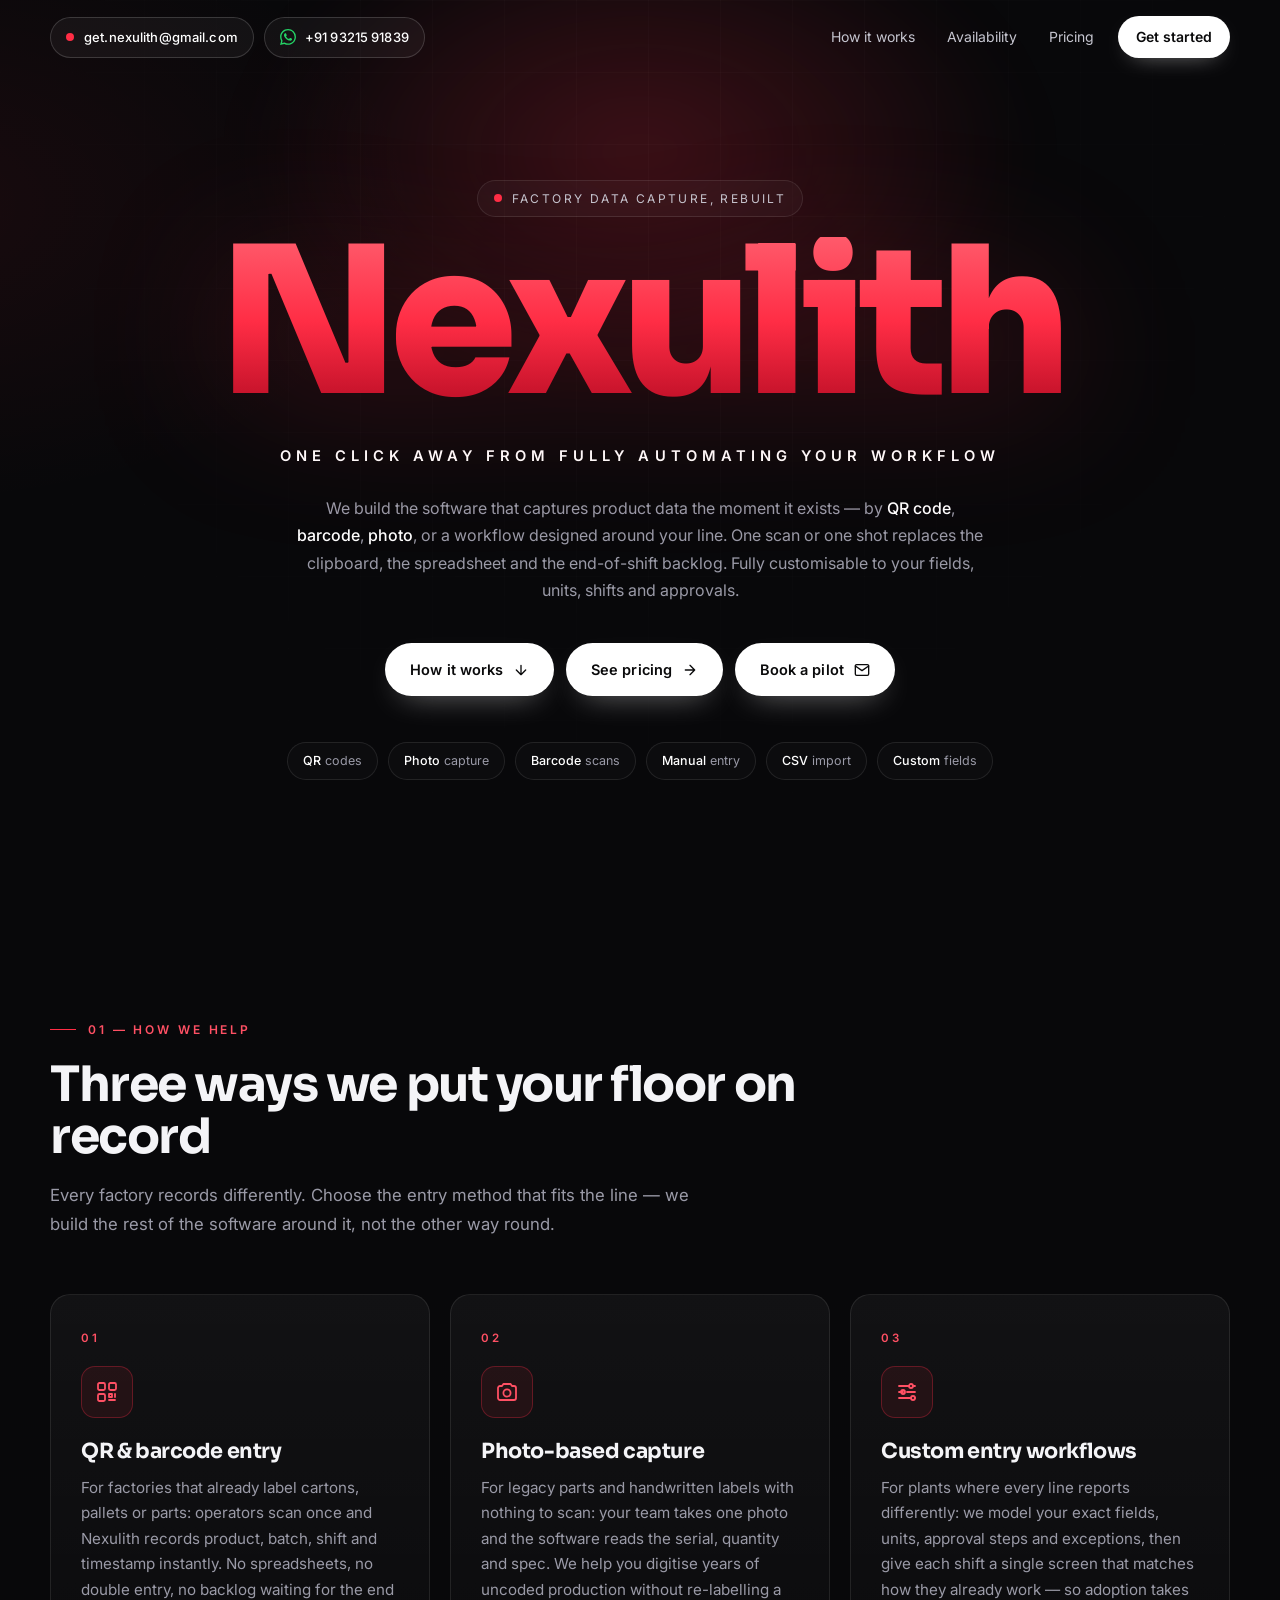
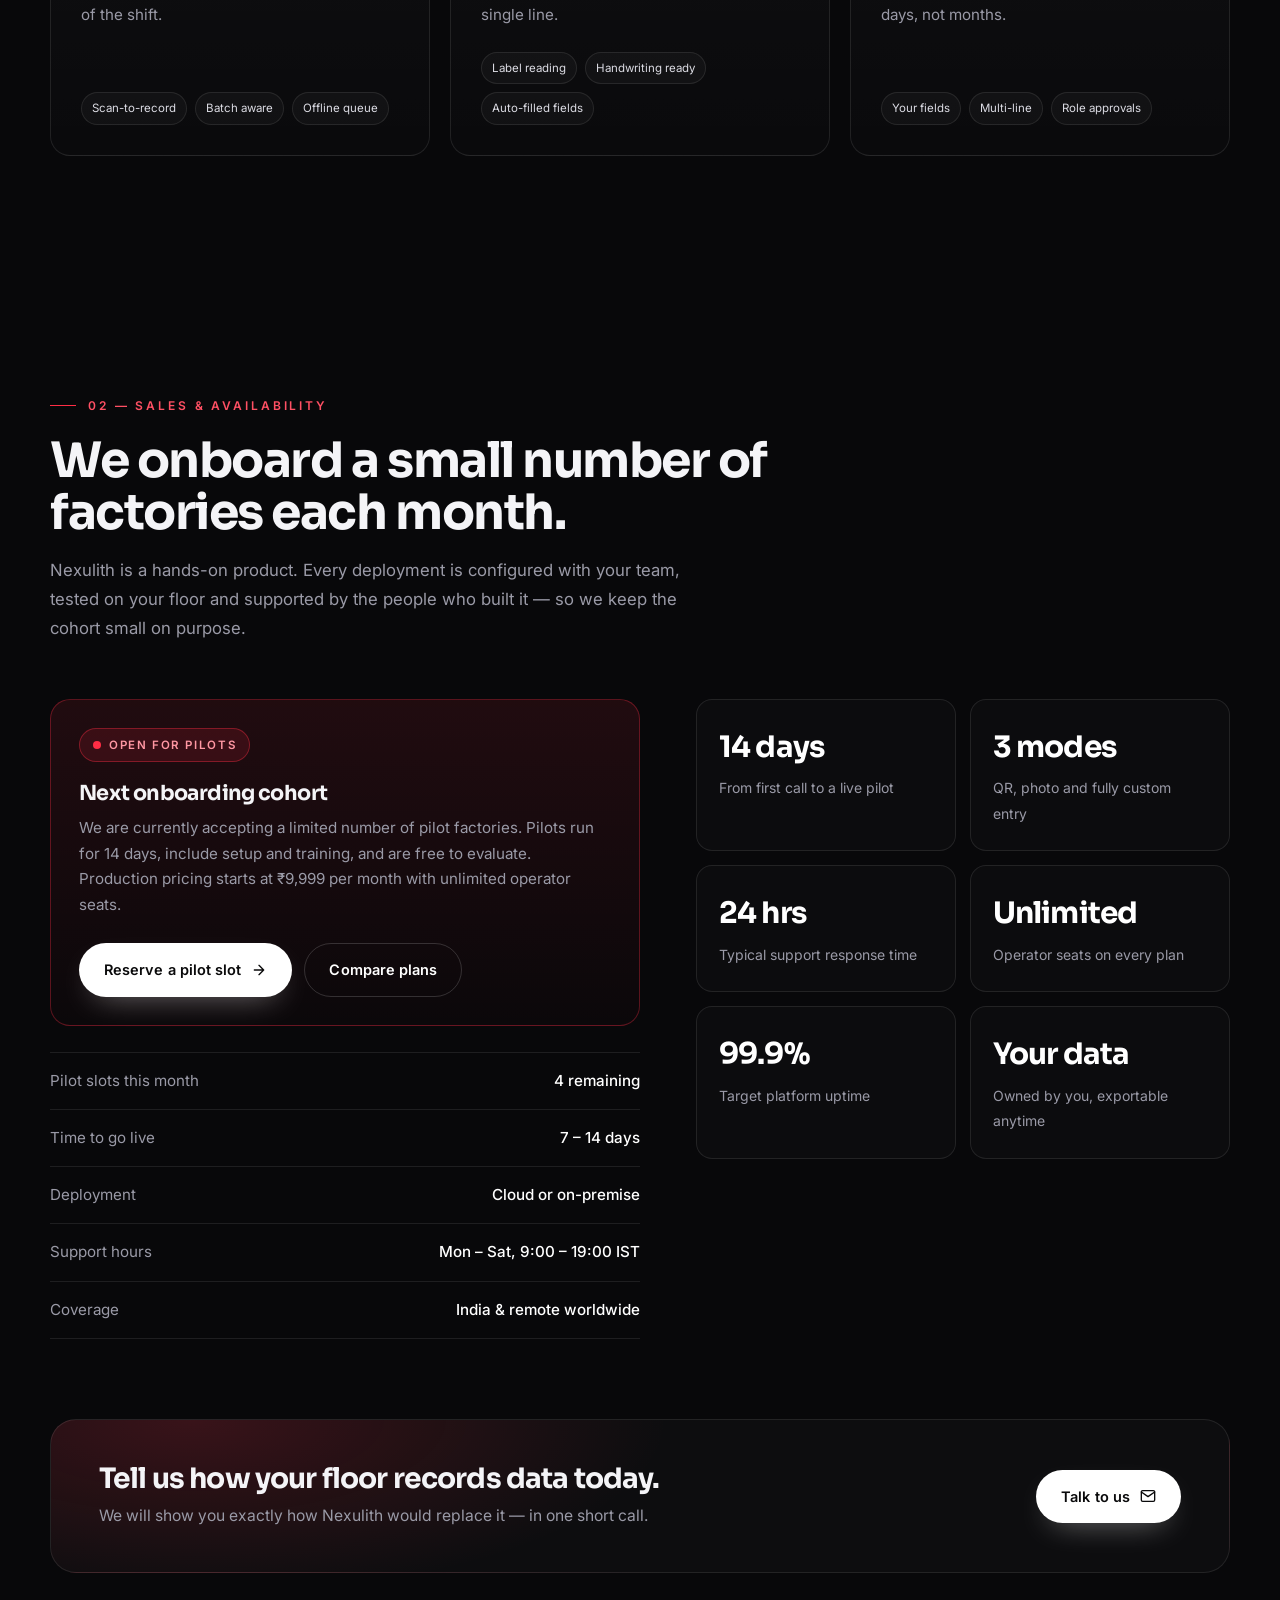
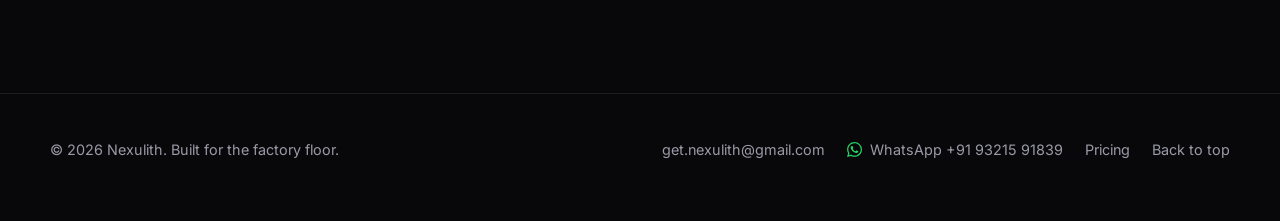
<file: index.html>
<!doctype html>
<html lang="en">
<head>
  <meta charset="utf-8" />
  <meta name="viewport" content="width=device-width, initial-scale=1" />
  <title>Nexulith — One click away from fully automating your work</title>
  <meta name="description" content="Nexulith builds software that captures factory product data the way your floor actually works — QR codes, barcodes, photo-based capture and fully custom entry workflows." />
  <meta name="theme-color" content="#08080a" />
  <meta name="robots" content="index, follow" />
  <link rel="icon" type="image/png" href="favicon.png" />
  <link rel="apple-touch-icon" href="favicon.png" />
  <link rel="canonical" href="https://nexulith.vercel.app/" />
  <meta property="og:type" content="website" />
  <meta property="og:site_name" content="Nexulith" />
  <meta property="og:title" content="Nexulith — One click away from fully automating your work" />
  <meta property="og:description" content="Factory product data capture, customised to your line: QR, barcode, photo and custom entry workflows." />
  <meta property="og:url" content="https://nexulith.vercel.app/" />
  <meta property="og:image" content="https://nexulith.vercel.app/favicon.png" />
  <meta name="twitter:card" content="summary_large_image" />
  <meta name="twitter:title" content="Nexulith — One click away from fully automating your work" />
  <meta name="twitter:description" content="Factory product data capture, customised to your line: QR, barcode, photo and custom entry workflows." />
  <meta name="twitter:image" content="https://nexulith.vercel.app/favicon.png" />
  <link rel="preconnect" href="https://fonts.googleapis.com" />
  <link rel="preconnect" href="https://fonts.gstatic.com" crossorigin />
  <link href="https://fonts.googleapis.com/css2?family=Inter:wght@300;400;500;600&family=Sora:wght@500;600;700;800&display=swap" rel="stylesheet" />
  <link rel="stylesheet" href="styles.css" />
  <script>document.documentElement.classList.add('js');</script>
  <script type="application/ld+json">
    {
      "@context": "https://schema.org",
      "@type": "SoftwareApplication",
      "name": "Nexulith",
      "applicationCategory": "BusinessApplication",
      "operatingSystem": "Web",
      "url": "https://nexulith.vercel.app/",
      "description": "Nexulith builds software that captures factory product data by QR code, barcode, photo and custom entry workflows, tailored to each production line.",
      "offers": [
        {
          "@type": "Offer",
          "name": "14 Day Pilot",
          "price": "0",
          "priceCurrency": "INR"
        },
        {
          "@type": "Offer",
          "name": "Production Plan",
          "price": "9999",
          "priceCurrency": "INR",
          "priceSpecification": {
            "@type": "UnitPriceSpecification",
            "price": "9999",
            "priceCurrency": "INR",
            "billingDuration": "P1M"
          }
        }
      ],
      "publisher": {
        "@type": "Organization",
        "name": "Nexulith",
        "url": "https://nexulith.vercel.app/",
        "logo": "https://nexulith.vercel.app/favicon.png",
        "email": "get.nexulith@gmail.com",
        "telephone": "+91-9321591839"
      }
    }
  </script>
</head>
<body>
  <a class="skip" href="#main">Skip to content</a>

  <header class="nav" id="nav">
    <div class="nav-inner container">
      <div class="contact">
        <a class="mail" href="mailto:get.nexulith@gmail.com" aria-label="Email Nexulith at get.nexulith@gmail.com">
          <span class="mail-dot" aria-hidden="true"></span>
          <span class="mail-text">get.nexulith@gmail.com</span>
        </a>
        <a class="wa" href="https://wa.me/919321591839" target="_blank" rel="noopener" aria-label="Chat with Nexulith on WhatsApp at +91 93215 91839">
          <svg viewBox="0 0 24 24" fill="currentColor" aria-hidden="true"><path d="M17.472 14.382c-.297-.149-1.758-.867-2.03-.967-.273-.099-.471-.148-.67.15-.197.297-.767.966-.94 1.164-.173.199-.347.223-.644.075-.297-.15-1.255-.463-2.39-1.475-.883-.788-1.48-1.761-1.653-2.059-.173-.297-.018-.458.13-.606.134-.133.298-.347.446-.52.149-.174.198-.298.298-.497.099-.198.05-.371-.025-.52-.075-.149-.669-1.612-.916-2.207-.242-.579-.487-.5-.669-.51l-.57-.01c-.198 0-.52.074-.792.372-.272.297-1.04 1.016-1.04 2.479 0 1.462 1.065 2.875 1.213 3.074.149.198 2.096 3.2 5.077 4.487.71.306 1.263.489 1.694.625.712.227 1.36.195 1.872.118.571-.085 1.758-.719 2.006-1.413.248-.694.248-1.29.173-1.414-.074-.124-.272-.198-.57-.347m-5.421 7.403h-.004a9.87 9.87 0 0 1-5.031-1.378l-.361-.214-3.741.982.998-3.648-.235-.374a9.86 9.86 0 0 1-1.51-5.26c.001-5.45 4.436-9.884 9.888-9.884 2.64 0 5.122 1.03 6.988 2.898a9.825 9.825 0 0 1 2.893 6.994c-.003 5.45-4.437 9.884-9.885 9.884m8.413-18.297A11.815 11.815 0 0 0 12.05 0C5.495 0 .16 5.335.157 11.892c0 2.096.547 4.142 1.588 5.945L.057 24l6.305-1.654a11.882 11.882 0 0 0 5.683 1.448h.005c6.554 0 11.89-5.335 11.893-11.893a11.821 11.821 0 0 0-3.48-8.413Z"/></svg>
          <span class="wa-text">+91 93215 91839</span>
        </a>
      </div>

      <nav class="nav-links" id="nav-links" aria-label="Primary">
        <a href="#how">How it works</a>
        <a href="#availability">Availability</a>
        <a href="pricing.html">Pricing</a>
        <a class="nav-cta" href="pricing.html">Get started</a>
      </nav>

      <button class="nav-toggle" id="nav-toggle" aria-label="Toggle menu" aria-expanded="false" aria-controls="nav-links">
        <span></span><span></span>
      </button>
    </div>
  </header>

  <main id="main">
    <!-- ============ PAGE 1 · HERO ============ -->
    <section class="hero" id="top">
      <div class="glow" aria-hidden="true"></div>
      <div class="container hero-inner">
        <p class="eyebrow reveal"><span class="dot" aria-hidden="true"></span> Factory data capture, rebuilt</p>

        <h1 class="brand reveal" style="--i:1">Nexulith</h1>

        <p class="tagline reveal" style="--i:2">One click away from fully automating your workflow</p>

        <p class="lede reveal" style="--i:3">
          We build the software that captures product data the moment it exists — by
          <strong>QR code</strong>, <strong>barcode</strong>, <strong>photo</strong>, or a workflow
          designed around your line. One scan or one shot replaces the clipboard, the spreadsheet
          and the end-of-shift backlog. Fully customisable to your fields, units, shifts and approvals.
        </p>

        <div class="actions reveal" style="--i:4">
          <a class="btn btn-white" href="#how">
            How it works
            <svg viewBox="0 0 24 24" fill="none" stroke="currentColor" stroke-width="2" stroke-linecap="round" stroke-linejoin="round" aria-hidden="true"><path d="M12 5v14M19 12l-7 7-7-7"/></svg>
          </a>
          <a class="btn btn-white" href="pricing.html">
            See pricing
            <svg viewBox="0 0 24 24" fill="none" stroke="currentColor" stroke-width="2" stroke-linecap="round" stroke-linejoin="round" aria-hidden="true"><path d="M5 12h14M12 5l7 7-7 7"/></svg>
          </a>
          <a class="btn btn-white" href="mailto:get.nexulith@gmail.com?subject=Book%20a%20Nexulith%20pilot">
            Book a pilot
            <svg viewBox="0 0 24 24" fill="none" stroke="currentColor" stroke-width="2" stroke-linecap="round" stroke-linejoin="round" aria-hidden="true"><path d="M22 6 12 13 2 6"/><rect x="2" y="4" width="20" height="16" rx="2"/></svg>
          </a>
        </div>

        <div class="chips reveal" style="--i:5" aria-label="Supported entry methods">
          <span class="chip"><b>QR</b> codes</span>
          <span class="chip"><b>Photo</b> capture</span>
          <span class="chip"><b>Barcode</b> scans</span>
          <span class="chip"><b>Manual</b> entry</span>
          <span class="chip"><b>CSV</b> import</span>
          <span class="chip"><b>Custom</b> fields</span>
        </div>
      </div>
    </section>

    <!-- ============ PAGE 2 · THREE CARDS ============ -->
    <section class="section how" id="how">
      <div class="container">
        <div class="section-head">
          <p class="kicker reveal">01 — How we help</p>
          <h2 class="reveal" style="--i:1">Three ways we put your floor on record</h2>
          <p class="section-sub reveal" style="--i:2">
            Every factory records differently. Choose the entry method that fits the line — we build
            the rest of the software around it, not the other way round.
          </p>
        </div>

        <div class="cards">
          <article class="card reveal" style="--i:0">
            <span class="num">01</span>
            <div class="card-icon" aria-hidden="true">
              <svg viewBox="0 0 24 24" fill="none" stroke="currentColor" stroke-width="1.8" stroke-linecap="round" stroke-linejoin="round">
                <rect x="3" y="3" width="7" height="7" rx="1.5"/><rect x="14" y="3" width="7" height="7" rx="1.5"/>
                <rect x="3" y="14" width="7" height="7" rx="1.5"/><path d="M14 14h3v3h-3zM20 14v3M14 20h6"/>
              </svg>
            </div>
            <h3>QR &amp; barcode entry</h3>
            <p>
              For factories that already label cartons, pallets or parts: operators scan once and
              Nexulith records product, batch, shift and timestamp instantly. No spreadsheets, no
              double entry, no backlog waiting for the end of the shift.
            </p>
            <div class="tags">
              <span>Scan-to-record</span><span>Batch aware</span><span>Offline queue</span>
            </div>
          </article>

          <article class="card reveal" style="--i:1">
            <span class="num">02</span>
            <div class="card-icon" aria-hidden="true">
              <svg viewBox="0 0 24 24" fill="none" stroke="currentColor" stroke-width="1.8" stroke-linecap="round" stroke-linejoin="round">
                <path d="M3 8a2 2 0 0 1 2-2h2l1.4-2h7.2L17 6h2a2 2 0 0 1 2 2v10a2 2 0 0 1-2 2H5a2 2 0 0 1-2-2z"/>
                <circle cx="12" cy="13" r="3.6"/>
              </svg>
            </div>
            <h3>Photo-based capture</h3>
            <p>
              For legacy parts and handwritten labels with nothing to scan: your team takes one
              photo and the software reads the serial, quantity and spec. We help you digitise years
              of uncoded production without re-labelling a single line.
            </p>
            <div class="tags">
              <span>Label reading</span><span>Handwriting ready</span><span>Auto-filled fields</span>
            </div>
          </article>

          <article class="card reveal" style="--i:2">
            <span class="num">03</span>
            <div class="card-icon" aria-hidden="true">
              <svg viewBox="0 0 24 24" fill="none" stroke="currentColor" stroke-width="1.8" stroke-linecap="round" stroke-linejoin="round">
                <path d="M4 6h10M18 6h2M4 12h4M12 12h8M4 18h12M20 18h0"/>
                <circle cx="16" cy="6" r="2"/><circle cx="8" cy="12" r="2"/><circle cx="18" cy="18" r="2"/>
              </svg>
            </div>
            <h3>Custom entry workflows</h3>
            <p>
              For plants where every line reports differently: we model your exact fields, units,
              approval steps and exceptions, then give each shift a single screen that matches how
              they already work — so adoption takes days, not months.
            </p>
            <div class="tags">
              <span>Your fields</span><span>Multi-line</span><span>Role approvals</span>
            </div>
          </article>
        </div>
      </div>
    </section>

    <!-- ============ PAGE 3 · SALES & AVAILABILITY ============ -->
    <section class="section availability" id="availability">
      <div class="container">
        <div class="section-head">
          <p class="kicker reveal">02 — Sales &amp; availability</p>
          <h2 class="reveal" style="--i:1">We onboard a small number of factories each month.</h2>
          <p class="section-sub reveal" style="--i:2">
            Nexulith is a hands-on product. Every deployment is configured with your team, tested on
            your floor and supported by the people who built it — so we keep the cohort small on purpose.
          </p>
        </div>

        <div class="split">
          <div class="reveal" style="--i:0">
            <div class="status-card">
              <span class="status-badge"><span class="dot" aria-hidden="true"></span> Open for pilots</span>
              <h3>Next onboarding cohort</h3>
              <p>
                We are currently accepting a limited number of pilot factories. Pilots run for 14
                days, include setup and training, and are free to evaluate. Production pricing starts
                at ₹9,999 per month with unlimited operator seats.
              </p>
              <div class="actions actions-left">
                <a class="btn btn-white" href="mailto:get.nexulith@gmail.com?subject=Reserve%20a%20Nexulith%20pilot%20slot">
                  Reserve a pilot slot
                  <svg viewBox="0 0 24 24" fill="none" stroke="currentColor" stroke-width="2" stroke-linecap="round" stroke-linejoin="round" aria-hidden="true"><path d="M5 12h14M12 5l7 7-7 7"/></svg>
                </a>
                <a class="btn btn-ghost" href="pricing.html">Compare plans</a>
              </div>
            </div>

            <dl class="rows">
              <div class="row"><dt>Pilot slots this month</dt><dd>4 remaining</dd></div>
              <div class="row"><dt>Time to go live</dt><dd>7 – 14 days</dd></div>
              <div class="row"><dt>Deployment</dt><dd>Cloud or on-premise</dd></div>
              <div class="row"><dt>Support hours</dt><dd>Mon – Sat, 9:00 – 19:00 IST</dd></div>
              <div class="row"><dt>Coverage</dt><dd>India &amp; remote worldwide</dd></div>
            </dl>
          </div>

          <div class="stats reveal" style="--i:1">
            <div class="stat"><b>14 days</b><span>From first call to a live pilot</span></div>
            <div class="stat"><b>3 modes</b><span>QR, photo and fully custom entry</span></div>
            <div class="stat"><b>24 hrs</b><span>Typical support response time</span></div>
            <div class="stat"><b>Unlimited</b><span>Operator seats on every plan</span></div>
            <div class="stat"><b>99.9%</b><span>Target platform uptime</span></div>
            <div class="stat"><b>Your data</b><span>Owned by you, exportable anytime</span></div>
          </div>
        </div>

        <div class="cta-band reveal" style="--i:2">
          <div>
            <h3>Tell us how your floor records data today.</h3>
            <p>We will show you exactly how Nexulith would replace it — in one short call.</p>
          </div>
          <a class="btn btn-white" href="mailto:get.nexulith@gmail.com?subject=Nexulith%20demo%20request">
            Talk to us
            <svg viewBox="0 0 24 24" fill="none" stroke="currentColor" stroke-width="2" stroke-linecap="round" stroke-linejoin="round" aria-hidden="true"><path d="M22 6 12 13 2 6"/><rect x="2" y="4" width="20" height="16" rx="2"/></svg>
          </a>
        </div>
      </div>
    </section>
  </main>

  <footer class="footer">
    <div class="container footer-inner">
      <p>© <span id="year">2026</span> Nexulith. Built for the factory floor.</p>
      <nav class="footer-links" aria-label="Footer">
        <a href="mailto:get.nexulith@gmail.com">get.nexulith@gmail.com</a>
        <a class="wa-link" href="https://wa.me/919321591839" target="_blank" rel="noopener">
          <svg viewBox="0 0 24 24" fill="currentColor" aria-hidden="true"><path d="M17.472 14.382c-.297-.149-1.758-.867-2.03-.967-.273-.099-.471-.148-.67.15-.197.297-.767.966-.94 1.164-.173.199-.347.223-.644.075-.297-.15-1.255-.463-2.39-1.475-.883-.788-1.48-1.761-1.653-2.059-.173-.297-.018-.458.13-.606.134-.133.298-.347.446-.52.149-.174.198-.298.298-.497.099-.198.05-.371-.025-.52-.075-.149-.669-1.612-.916-2.207-.242-.579-.487-.5-.669-.51l-.57-.01c-.198 0-.52.074-.792.372-.272.297-1.04 1.016-1.04 2.479 0 1.462 1.065 2.875 1.213 3.074.149.198 2.096 3.2 5.077 4.487.71.306 1.263.489 1.694.625.712.227 1.36.195 1.872.118.571-.085 1.758-.719 2.006-1.413.248-.694.248-1.29.173-1.414-.074-.124-.272-.198-.57-.347m-5.421 7.403h-.004a9.87 9.87 0 0 1-5.031-1.378l-.361-.214-3.741.982.998-3.648-.235-.374a9.86 9.86 0 0 1-1.51-5.26c.001-5.45 4.436-9.884 9.888-9.884 2.64 0 5.122 1.03 6.988 2.898a9.825 9.825 0 0 1 2.893 6.994c-.003 5.45-4.437 9.884-9.885 9.884m8.413-18.297A11.815 11.815 0 0 0 12.05 0C5.495 0 .16 5.335.157 11.892c0 2.096.547 4.142 1.588 5.945L.057 24l6.305-1.654a11.882 11.882 0 0 0 5.683 1.448h.005c6.554 0 11.89-5.335 11.893-11.893a11.821 11.821 0 0 0-3.48-8.413Z"/></svg>
          WhatsApp +91 93215 91839
        </a>
        <a href="pricing.html">Pricing</a>
        <a href="#top">Back to top</a>
      </nav>
    </div>
  </footer>

  <script src="script.js" defer></script>
</body>
</html>
</file>
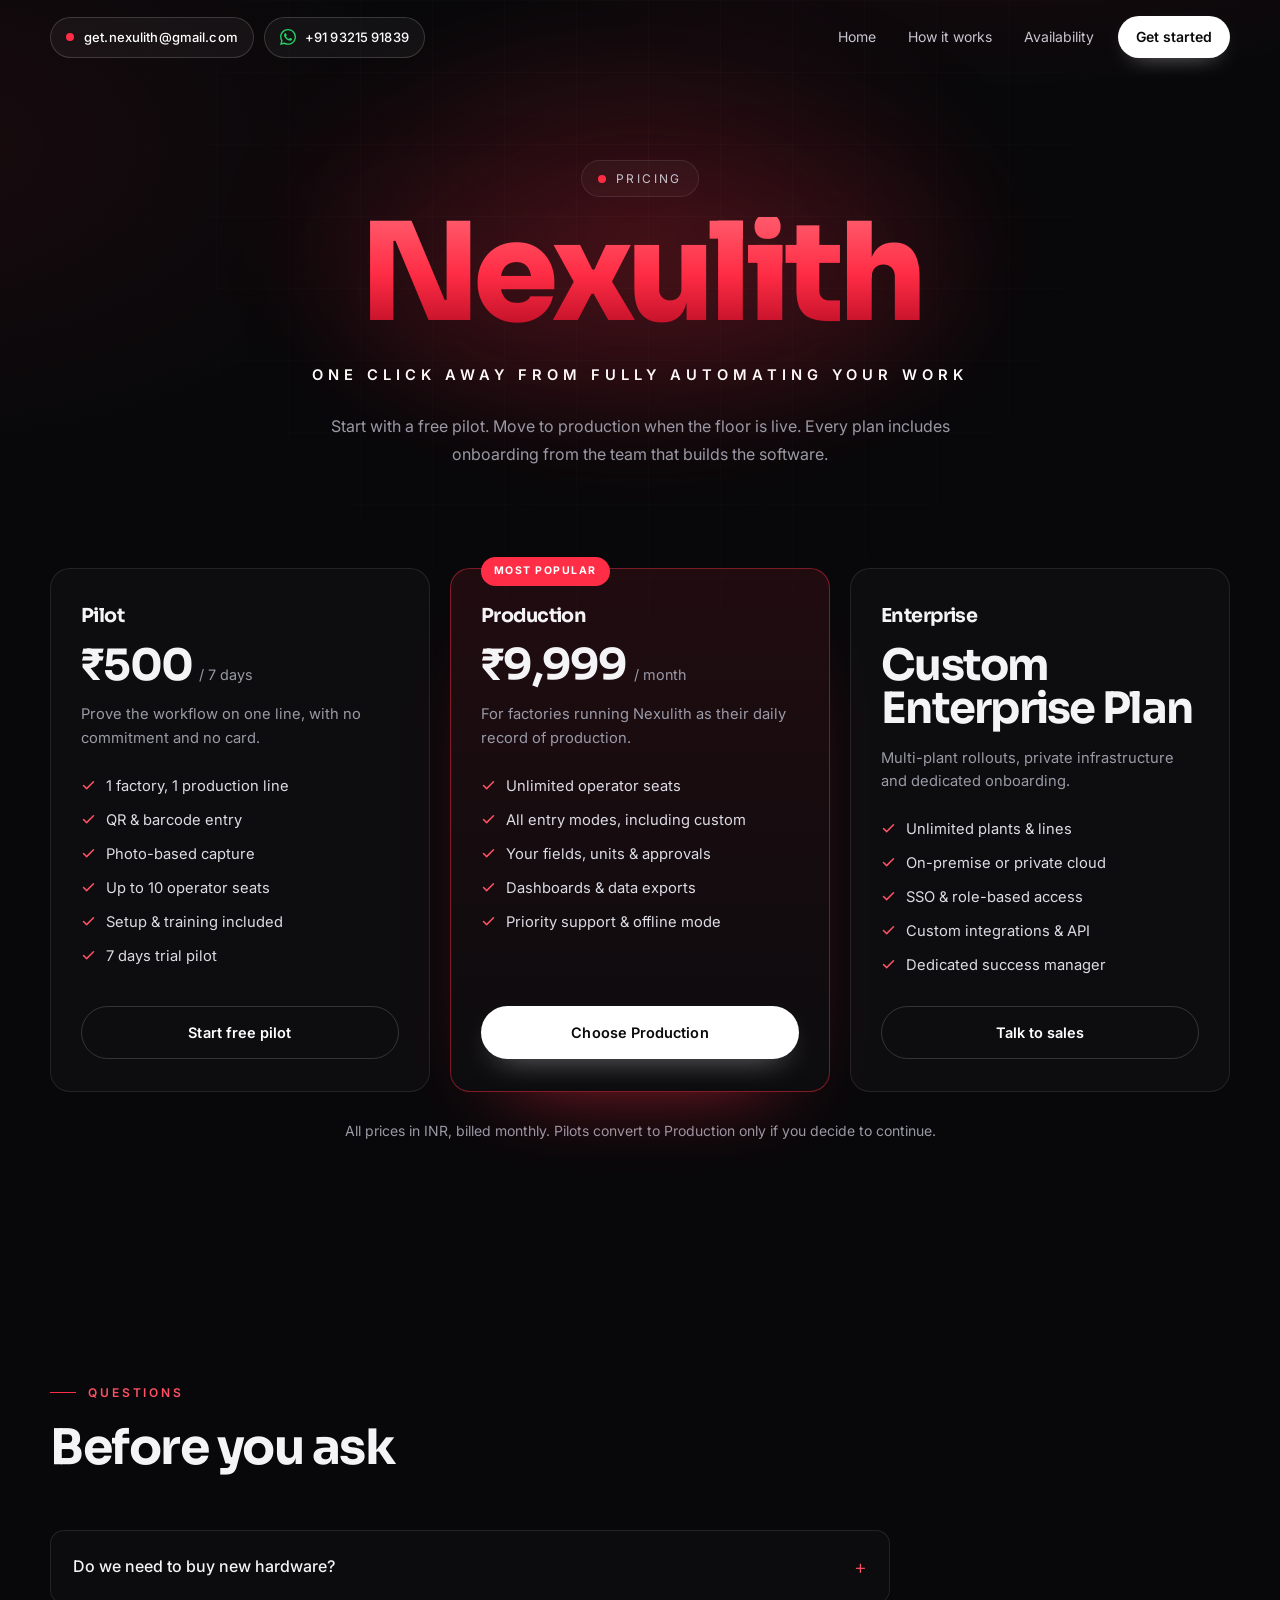
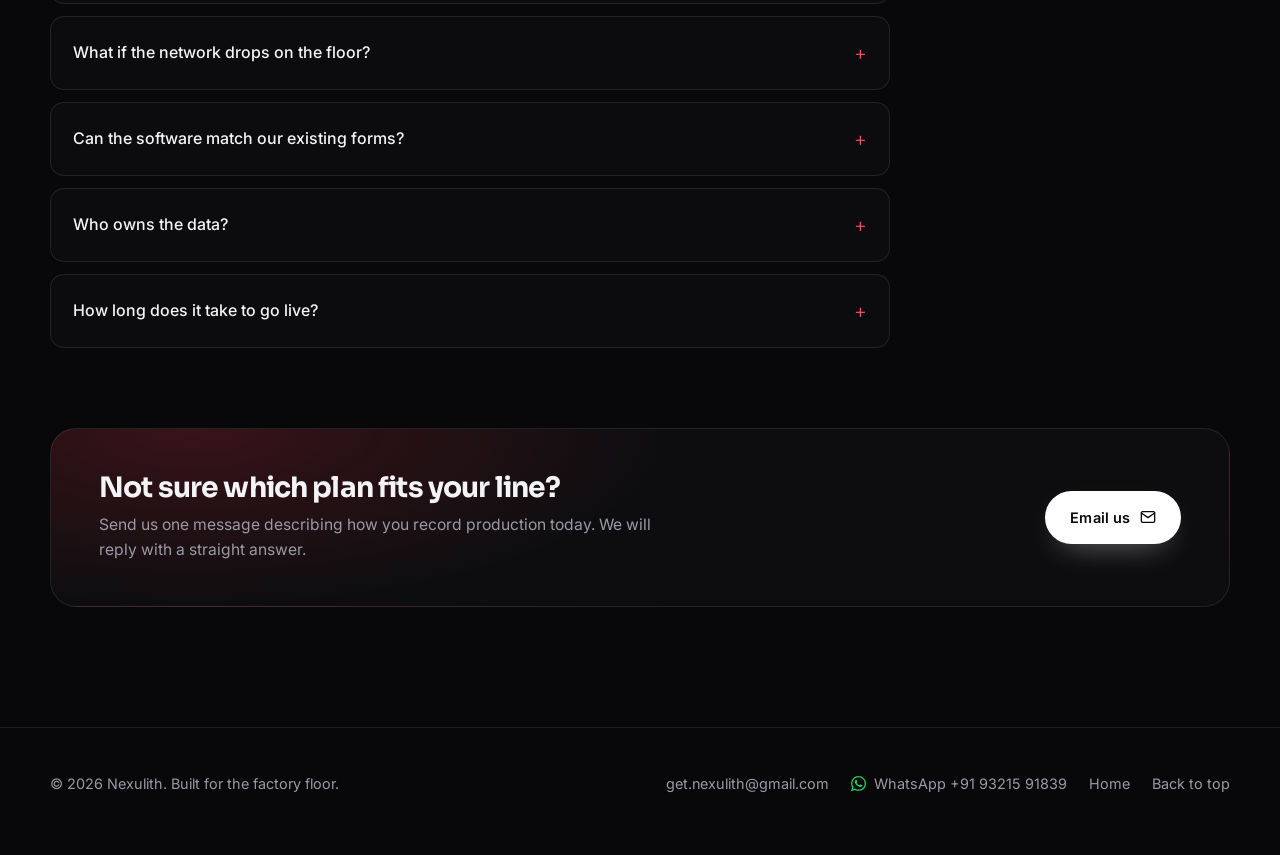
<file: pricing.html>
<!doctype html>
<html lang="en">
<head>
  <meta charset="utf-8" />
  <meta name="viewport" content="width=device-width, initial-scale=1" />
  <title>Pricing — Nexulith</title>
  <meta name="description" content="Nexulith pricing: start with a free 14-day pilot, move to production at ₹9,999/month, or build a custom multi-plant deployment." />
  <meta name="theme-color" content="#08080a" />
  <meta name="robots" content="index, follow" />
  <link rel="icon" type="image/png" href="favicon.png" />
  <link rel="apple-touch-icon" href="favicon.png" />
  <link rel="canonical" href="https://nexulith.vercel.app/pricing.html" />
  <meta property="og:type" content="website" />
  <meta property="og:site_name" content="Nexulith" />
  <meta property="og:title" content="Pricing — Nexulith" />
  <meta property="og:description" content="Free pilot, simple production pricing, and custom multi-plant deployments." />
  <meta property="og:url" content="https://nexulith.vercel.app/pricing.html" />
  <meta property="og:image" content="https://nexulith.vercel.app/favicon.png" />
  <meta name="twitter:card" content="summary_large_image" />
  <meta name="twitter:title" content="Pricing — Nexulith" />
  <meta name="twitter:description" content="Free pilot, simple production pricing, and custom multi-plant deployments." />
  <meta name="twitter:image" content="https://nexulith.vercel.app/favicon.png" />
  <link rel="preconnect" href="https://fonts.googleapis.com" />
  <link rel="preconnect" href="https://fonts.gstatic.com" crossorigin />
  <link href="https://fonts.googleapis.com/css2?family=Inter:wght@300;400;500;600&family=Sora:wght@500;600;700;800&display=swap" rel="stylesheet" />
  <link rel="stylesheet" href="styles.css" />
  <script>document.documentElement.classList.add('js');</script>
</head>
<body>
  <a class="skip" href="#main">Skip to content</a>

  <header class="nav" id="nav">
    <div class="nav-inner container">
      <div class="contact">
        <a class="mail" href="mailto:get.nexulith@gmail.com" aria-label="Email Nexulith at get.nexulith@gmail.com">
          <span class="mail-dot" aria-hidden="true"></span>
          <span class="mail-text">get.nexulith@gmail.com</span>
        </a>
        <a class="wa" href="https://wa.me/919321591839" target="_blank" rel="noopener" aria-label="Chat with Nexulith on WhatsApp at +91 93215 91839">
          <svg viewBox="0 0 24 24" fill="currentColor" aria-hidden="true"><path d="M17.472 14.382c-.297-.149-1.758-.867-2.03-.967-.273-.099-.471-.148-.67.15-.197.297-.767.966-.94 1.164-.173.199-.347.223-.644.075-.297-.15-1.255-.463-2.39-1.475-.883-.788-1.48-1.761-1.653-2.059-.173-.297-.018-.458.13-.606.134-.133.298-.347.446-.52.149-.174.198-.298.298-.497.099-.198.05-.371-.025-.52-.075-.149-.669-1.612-.916-2.207-.242-.579-.487-.5-.669-.51l-.57-.01c-.198 0-.52.074-.792.372-.272.297-1.04 1.016-1.04 2.479 0 1.462 1.065 2.875 1.213 3.074.149.198 2.096 3.2 5.077 4.487.71.306 1.263.489 1.694.625.712.227 1.36.195 1.872.118.571-.085 1.758-.719 2.006-1.413.248-.694.248-1.29.173-1.414-.074-.124-.272-.198-.57-.347m-5.421 7.403h-.004a9.87 9.87 0 0 1-5.031-1.378l-.361-.214-3.741.982.998-3.648-.235-.374a9.86 9.86 0 0 1-1.51-5.26c.001-5.45 4.436-9.884 9.888-9.884 2.64 0 5.122 1.03 6.988 2.898a9.825 9.825 0 0 1 2.893 6.994c-.003 5.45-4.437 9.884-9.885 9.884m8.413-18.297A11.815 11.815 0 0 0 12.05 0C5.495 0 .16 5.335.157 11.892c0 2.096.547 4.142 1.588 5.945L.057 24l6.305-1.654a11.882 11.882 0 0 0 5.683 1.448h.005c6.554 0 11.89-5.335 11.893-11.893a11.821 11.821 0 0 0-3.48-8.413Z"/></svg>
          <span class="wa-text">+91 93215 91839</span>
        </a>
      </div>

      <nav class="nav-links" id="nav-links" aria-label="Primary">
        <a href="index.html">Home</a>
        <a href="index.html#how">How it works</a>
        <a href="index.html#availability">Availability</a>
        <a class="nav-cta" href="mailto:get.nexulith@gmail.com?subject=Nexulith%20pilot">Get started</a>
      </nav>

      <button class="nav-toggle" id="nav-toggle" aria-label="Toggle menu" aria-expanded="false" aria-controls="nav-links">
        <span></span><span></span>
      </button>
    </div>
  </header>

  <main id="main">
    <section class="hero hero-sm">
      <div class="glow" aria-hidden="true"></div>
      <div class="container hero-inner">
        <p class="eyebrow reveal"><span class="dot" aria-hidden="true"></span> Pricing</p>
        <h1 class="brand brand-sm reveal" style="--i:1">Nexulith</h1>
        <p class="tagline reveal" style="--i:2">One click away from fully automating your work</p>
        <p class="lede reveal" style="--i:3">
          Start with a free pilot. Move to production when the floor is live. Every plan includes
          onboarding from the team that builds the software.
        </p>
      </div>
    </section>

    <section class="section pricing-section">
      <div class="container">
        <div class="plans">
          <article class="plan reveal" style="--i:0">
            <h3>Pilot</h3>
            <p class="price">₹500 <small>/ 7 days </small></p>
            <p class="desc">Prove the workflow on one line, with no commitment and no card.</p>
            <ul>
              <li><svg viewBox="0 0 24 24" fill="none" stroke="currentColor" stroke-width="2.4" stroke-linecap="round" stroke-linejoin="round" aria-hidden="true"><path d="m4 12 5 5L20 6"/></svg>1 factory, 1 production line</li>
              <li><svg viewBox="0 0 24 24" fill="none" stroke="currentColor" stroke-width="2.4" stroke-linecap="round" stroke-linejoin="round" aria-hidden="true"><path d="m4 12 5 5L20 6"/></svg>QR &amp; barcode entry</li>
              <li><svg viewBox="0 0 24 24" fill="none" stroke="currentColor" stroke-width="2.4" stroke-linecap="round" stroke-linejoin="round" aria-hidden="true"><path d="m4 12 5 5L20 6"/></svg>Photo-based capture</li>
              <li><svg viewBox="0 0 24 24" fill="none" stroke="currentColor" stroke-width="2.4" stroke-linecap="round" stroke-linejoin="round" aria-hidden="true"><path d="m4 12 5 5L20 6"/></svg>Up to 10 operator seats</li>
              <li><svg viewBox="0 0 24 24" fill="none" stroke="currentColor" stroke-width="2.4" stroke-linecap="round" stroke-linejoin="round" aria-hidden="true"><path d="m4 12 5 5L20 6"/></svg>Setup &amp; training included</li>
              <li><svg viewBox="0 0 24 24" fill="none" stroke="currentColor" stroke-width="2.4" stroke-linecap="round" stroke-linejoin="round" aria-hidden="true"><path d="m4 12 5 5L20 6"/></svg>7 days trial pilot</li>
            </ul>
            <a class="btn btn-ghost plan-btn" href="mailto:get.nexulith@gmail.com?subject=Nexulith%20pilot%20request">Start free pilot</a>
          </article>

          <article class="plan popular reveal" style="--i:1">
            <span class="badge">Most popular</span>
            <h3>Production</h3>
            <p class="price">₹9,999 <small>/ month</small></p>
            <p class="desc">For factories running Nexulith as their daily record of production.</p>
            <ul>
              <li><svg viewBox="0 0 24 24" fill="none" stroke="currentColor" stroke-width="2.4" stroke-linecap="round" stroke-linejoin="round" aria-hidden="true"><path d="m4 12 5 5L20 6"/></svg>Unlimited operator seats</li>
              <li><svg viewBox="0 0 24 24" fill="none" stroke="currentColor" stroke-width="2.4" stroke-linecap="round" stroke-linejoin="round" aria-hidden="true"><path d="m4 12 5 5L20 6"/></svg>All entry modes, including custom</li>
              <li><svg viewBox="0 0 24 24" fill="none" stroke="currentColor" stroke-width="2.4" stroke-linecap="round" stroke-linejoin="round" aria-hidden="true"><path d="m4 12 5 5L20 6"/></svg>Your fields, units &amp; approvals</li>
              <li><svg viewBox="0 0 24 24" fill="none" stroke="currentColor" stroke-width="2.4" stroke-linecap="round" stroke-linejoin="round" aria-hidden="true"><path d="m4 12 5 5L20 6"/></svg>Dashboards &amp; data exports</li>
              <li><svg viewBox="0 0 24 24" fill="none" stroke="currentColor" stroke-width="2.4" stroke-linecap="round" stroke-linejoin="round" aria-hidden="true"><path d="m4 12 5 5L20 6"/></svg>Priority support &amp; offline mode</li>
            </ul>
            <a class="btn btn-white plan-btn" href="mailto:get.nexulith@gmail.com?subject=Nexulith%20Production%20plan">Choose Production</a>
          </article>

          <article class="plan reveal" style="--i:2">
            <h3>Enterprise</h3>
            <p class="price">Custom Enterprise Plan</p>
            <p class="desc">Multi-plant rollouts, private infrastructure and dedicated onboarding.</p>
            <ul>
              <li><svg viewBox="0 0 24 24" fill="none" stroke="currentColor" stroke-width="2.4" stroke-linecap="round" stroke-linejoin="round" aria-hidden="true"><path d="m4 12 5 5L20 6"/></svg>Unlimited plants &amp; lines</li>
              <li><svg viewBox="0 0 24 24" fill="none" stroke="currentColor" stroke-width="2.4" stroke-linecap="round" stroke-linejoin="round" aria-hidden="true"><path d="m4 12 5 5L20 6"/></svg>On-premise or private cloud</li>
              <li><svg viewBox="0 0 24 24" fill="none" stroke="currentColor" stroke-width="2.4" stroke-linecap="round" stroke-linejoin="round" aria-hidden="true"><path d="m4 12 5 5L20 6"/></svg>SSO &amp; role-based access</li>
              <li><svg viewBox="0 0 24 24" fill="none" stroke="currentColor" stroke-width="2.4" stroke-linecap="round" stroke-linejoin="round" aria-hidden="true"><path d="m4 12 5 5L20 6"/></svg>Custom integrations &amp; API</li>
              <li><svg viewBox="0 0 24 24" fill="none" stroke="currentColor" stroke-width="2.4" stroke-linecap="round" stroke-linejoin="round" aria-hidden="true"><path d="m4 12 5 5L20 6"/></svg>Dedicated success manager</li>
            </ul>
            <a class="btn btn-ghost plan-btn" href="mailto:get.nexulith@gmail.com?subject=Nexulith%20Enterprise">Talk to sales</a>
          </article>
        </div>

        <p class="price-note reveal" style="--i:3">
          All prices in INR, billed monthly. Pilots convert to Production only if you decide to continue.
        </p>
      </div>
    </section>

    <section class="section faq">
      <div class="container">
        <div class="section-head">
          <p class="kicker reveal">Questions</p>
          <h2 class="reveal" style="--i:1">Before you ask</h2>
        </div>

        <div class="faq-list">
          <details class="reveal" style="--i:0">
            <summary>Do we need to buy new hardware?</summary>
            <p>No. Nexulith runs on the Android or iOS phones your supervisors already carry, and works with most existing barcode scanners. If you already label products, you are ready to scan.</p>
          </details>
          <details class="reveal" style="--i:1">
            <summary>What if the network drops on the floor?</summary>
            <p>Entries are queued on the device and synced automatically when the connection returns. Operators keep working; nothing is lost and no one has to remember what happened hours later.</p>
          </details>
          <details class="reveal" style="--i:2">
            <summary>Can the software match our existing forms?</summary>
            <p>That is the point. We model your fields, units, shifts, approval steps and exceptions during onboarding, so the screen matches how your team already records production.</p>
          </details>
          <details class="reveal" style="--i:3">
            <summary>Who owns the data?</summary>
            <p>You do. Your production data stays yours and can be exported at any time — as CSV or through the API — even if you stop using Nexulith.</p>
          </details>
          <details class="reveal" style="--i:4">
            <summary>How long does it take to go live?</summary>
            <p>Most pilots are live within 7 to 14 days, including setup, field mapping and operator training. Complex multi-line deployments are scoped individually.</p>
          </details>
        </div>

        <div class="cta-band reveal" style="--i:5">
          <div>
            <h3>Not sure which plan fits your line?</h3>
            <p>Send us one message describing how you record production today. We will reply with a straight answer.</p>
          </div>
          <a class="btn btn-white" href="mailto:get.nexulith@gmail.com?subject=Nexulith%20plan%20question">
            Email us
            <svg viewBox="0 0 24 24" fill="none" stroke="currentColor" stroke-width="2" stroke-linecap="round" stroke-linejoin="round" aria-hidden="true"><path d="M22 6 12 13 2 6"/><rect x="2" y="4" width="20" height="16" rx="2"/></svg>
          </a>
        </div>
      </div>
    </section>
  </main>

  <footer class="footer">
    <div class="container footer-inner">
      <p>© <span id="year">2026</span> Nexulith. Built for the factory floor.</p>
      <nav class="footer-links" aria-label="Footer">
        <a href="mailto:get.nexulith@gmail.com">get.nexulith@gmail.com</a>
        <a class="wa-link" href="https://wa.me/919321591839" target="_blank" rel="noopener">
          <svg viewBox="0 0 24 24" fill="currentColor" aria-hidden="true"><path d="M17.472 14.382c-.297-.149-1.758-.867-2.03-.967-.273-.099-.471-.148-.67.15-.197.297-.767.966-.94 1.164-.173.199-.347.223-.644.075-.297-.15-1.255-.463-2.39-1.475-.883-.788-1.48-1.761-1.653-2.059-.173-.297-.018-.458.13-.606.134-.133.298-.347.446-.52.149-.174.198-.298.298-.497.099-.198.05-.371-.025-.52-.075-.149-.669-1.612-.916-2.207-.242-.579-.487-.5-.669-.51l-.57-.01c-.198 0-.52.074-.792.372-.272.297-1.04 1.016-1.04 2.479 0 1.462 1.065 2.875 1.213 3.074.149.198 2.096 3.2 5.077 4.487.71.306 1.263.489 1.694.625.712.227 1.36.195 1.872.118.571-.085 1.758-.719 2.006-1.413.248-.694.248-1.29.173-1.414-.074-.124-.272-.198-.57-.347m-5.421 7.403h-.004a9.87 9.87 0 0 1-5.031-1.378l-.361-.214-3.741.982.998-3.648-.235-.374a9.86 9.86 0 0 1-1.51-5.26c.001-5.45 4.436-9.884 9.888-9.884 2.64 0 5.122 1.03 6.988 2.898a9.825 9.825 0 0 1 2.893 6.994c-.003 5.45-4.437 9.884-9.885 9.884m8.413-18.297A11.815 11.815 0 0 0 12.05 0C5.495 0 .16 5.335.157 11.892c0 2.096.547 4.142 1.588 5.945L.057 24l6.305-1.654a11.882 11.882 0 0 0 5.683 1.448h.005c6.554 0 11.89-5.335 11.893-11.893a11.821 11.821 0 0 0-3.48-8.413Z"/></svg>
          WhatsApp +91 93215 91839
        </a>
        <a href="index.html">Home</a>
        <a href="#top">Back to top</a>
      </nav>
    </div>
  </footer>

  <script src="script.js" defer></script>
</body>
</html>
</file>
<file: styles.css>
/* =========================================================
   Nexulith — 2026
   Dark canvas · red brand · solid white actions
   ========================================================= */

:root {
  --bg: #08080a;
  --bg-soft: #0d0d11;
  --panel: rgba(255, 255, 255, 0.028);
  --panel-strong: rgba(255, 255, 255, 0.05);
  --red: #ff2d45;
  --red-bright: #ff5064;
  --red-deep: #b30a22;
  --white: #ffffff;
  --ink: #f4f4f7;
  --muted: #9a9aa7;
  --muted-strong: #c6c6d0;
  --line: rgba(255, 255, 255, 0.09);
  --line-strong: rgba(255, 255, 255, 0.16);
  --radius: 20px;
  --radius-lg: 26px;
  --max: 1180px;
  --font-body: "Inter", "Segoe UI", system-ui, -apple-system, sans-serif;
  --font-display: "Sora", "Inter", "Segoe UI", system-ui, sans-serif;
  --ease: cubic-bezier(0.2, 0.7, 0.2, 1);
}

*,
*::before,
*::after { box-sizing: border-box; }

html {
  scroll-behavior: smooth;
  scroll-padding-top: 96px;
  -webkit-text-size-adjust: 100%;
}

body {
  margin: 0;
  min-height: 100%;
  background:
    radial-gradient(1100px 620px at 78% -12%, rgba(255, 45, 69, 0.16), transparent 62%),
    radial-gradient(900px 520px at -8% 6%, rgba(255, 45, 69, 0.07), transparent 58%),
    var(--bg);
  color: var(--ink);
  font-family: var(--font-body);
  font-size: 16px;
  line-height: 1.6;
  font-weight: 400;
  overflow-x: hidden;
  -webkit-font-smoothing: antialiased;
  text-rendering: optimizeLegibility;
}

body::before {
  content: "";
  position: fixed;
  inset: 0;
  pointer-events: none;
  z-index: 0;
  background-image:
    linear-gradient(rgba(255, 255, 255, 0.022) 1px, transparent 1px),
    linear-gradient(90deg, rgba(255, 255, 255, 0.022) 1px, transparent 1px);
  background-size: 72px 72px;
  mask-image: radial-gradient(circle at 50% 20%, #000 0%, transparent 78%);
  -webkit-mask-image: radial-gradient(circle at 50% 20%, #000 0%, transparent 78%);
}

main, .footer, .nav { position: relative; z-index: 1; }

img, svg { display: block; max-width: 100%; }

a { color: inherit; text-decoration: none; }

p { margin: 0; }

h1, h2, h3, h4 {
  font-family: var(--font-display);
  font-weight: 700;
  line-height: 1.1;
  letter-spacing: -0.03em;
  margin: 0;
}

::selection { background: var(--red); color: #fff; }

:focus-visible {
  outline: 2px solid var(--red-bright);
  outline-offset: 3px;
  border-radius: 6px;
}

.container {
  width: min(var(--max), calc(100% - 48px));
  margin-inline: auto;
}

.skip {
  position: absolute;
  left: -9999px;
  top: 0;
  z-index: 100;
  background: #fff;
  color: #08080a;
  padding: 12px 18px;
  border-radius: 0 0 10px 0;
  font-weight: 600;
}
.skip:focus { left: 0; }

/* ---------------------------------------------------------
   Navigation
   --------------------------------------------------------- */
.nav {
  position: fixed;
  inset: 0 0 auto 0;
  z-index: 60;
  transition: background 0.3s var(--ease), border-color 0.3s var(--ease), backdrop-filter 0.3s var(--ease);
  border-bottom: 1px solid transparent;
}

.nav.scrolled {
  background: rgba(8, 8, 10, 0.72);
  backdrop-filter: blur(16px) saturate(140%);
  -webkit-backdrop-filter: blur(16px) saturate(140%);
  border-bottom-color: var(--line);
}

.nav-inner {
  display: flex;
  align-items: center;
  justify-content: space-between;
  gap: 18px;
  padding: 16px 0;
}

.mail {
  display: inline-flex;
  align-items: center;
  gap: 10px;
  padding: 9px 15px;
  border: 1px solid var(--line-strong);
  border-radius: 999px;
  background: rgba(255, 255, 255, 0.045);
  font-size: 13px;
  font-weight: 500;
  letter-spacing: 0.01em;
  color: #fff;
  white-space: nowrap;
  transition: border-color 0.25s var(--ease), background 0.25s var(--ease), transform 0.25s var(--ease);
}

.mail:hover {
  border-color: rgba(255, 45, 69, 0.6);
  background: rgba(255, 45, 69, 0.1);
  transform: translateY(-1px);
}

.contact {
  display: flex;
  align-items: center;
  gap: 10px;
  min-width: 0;
}

.wa {
  display: inline-flex;
  align-items: center;
  gap: 9px;
  padding: 9px 15px;
  border: 1px solid var(--line-strong);
  border-radius: 999px;
  background: rgba(255, 255, 255, 0.045);
  font-size: 13px;
  font-weight: 500;
  letter-spacing: 0.01em;
  color: #fff;
  white-space: nowrap;
  transition: border-color 0.25s var(--ease), background 0.25s var(--ease), transform 0.25s var(--ease);
}

.wa svg {
  width: 16px;
  height: 16px;
  flex: none;
  color: #25d366;
}

.wa:hover {
  border-color: rgba(37, 211, 102, 0.55);
  background: rgba(37, 211, 102, 0.1);
  transform: translateY(-1px);
}

.wa-link {
  display: inline-flex;
  align-items: center;
  gap: 8px;
}

.wa-link svg {
  width: 15px;
  height: 15px;
  flex: none;
  color: #25d366;
}

.wa-link:hover { color: #fff; }

.mail-dot,
.dot {
  width: 8px;
  height: 8px;
  flex: none;
  border-radius: 50%;
  background: var(--red);
  box-shadow: 0 0 0 0 rgba(255, 45, 69, 0.55);
  animation: pulse 2.6s infinite;
}

@keyframes pulse {
  70% { box-shadow: 0 0 0 10px rgba(255, 45, 69, 0); }
  100% { box-shadow: 0 0 0 0 rgba(255, 45, 69, 0); }
}

.nav-links {
  display: flex;
  align-items: center;
  gap: 4px;
}

.nav-links a {
  padding: 10px 14px;
  border-radius: 999px;
  font-size: 14px;
  color: var(--muted-strong);
  transition: color 0.2s var(--ease), background 0.2s var(--ease);
}

.nav-links a:hover { color: #fff; background: rgba(255, 255, 255, 0.07); }

.nav-links .nav-cta {
  background: #fff;
  color: #0a0a0b;
  font-weight: 600;
  padding: 10px 18px;
  margin-left: 6px;
  box-shadow: 0 8px 24px -14px rgba(255, 255, 255, 0.7);
}

.nav-links .nav-cta:hover {
  background: #f1f1f4;
  color: #0a0a0b;
}

.nav-toggle {
  display: none;
  position: relative;
  width: 42px;
  height: 42px;
  border: 1px solid var(--line-strong);
  border-radius: 12px;
  background: rgba(255, 255, 255, 0.05);
  cursor: pointer;
  padding: 0;
}

.nav-toggle span {
  position: absolute;
  left: 50%;
  width: 18px;
  height: 1.5px;
  background: #fff;
  border-radius: 2px;
  transform: translateX(-50%);
  transition: transform 0.25s var(--ease), opacity 0.2s var(--ease);
}

.nav-toggle span:nth-child(1) { top: 16px; }
.nav-toggle span:nth-child(2) { top: 24px; }

body.menu-open .nav-toggle span:nth-child(1) { transform: translate(-50%, 4px) rotate(45deg); }
body.menu-open .nav-toggle span:nth-child(2) { transform: translate(-50%, -4px) rotate(-45deg); }

/* ---------------------------------------------------------
   Hero
   --------------------------------------------------------- */
.hero {
  position: relative;
  min-height: 100svh;
  display: flex;
  flex-direction: column;
  justify-content: center;
  padding: 150px 0 90px;
  overflow: hidden;
}

.hero-sm {
  min-height: auto;
  padding: 160px 0 40px;
}

.glow {
  position: absolute;
  top: -22%;
  left: 50%;
  width: min(1100px, 120vw);
  height: 700px;
  transform: translateX(-50%);
  background: radial-gradient(closest-side, rgba(255, 45, 69, 0.22), transparent 72%);
  filter: blur(30px);
  pointer-events: none;
  z-index: -1;
}

.hero-inner { text-align: center; }

.eyebrow {
  display: inline-flex;
  align-items: center;
  gap: 10px;
  padding: 8px 16px;
  border: 1px solid var(--line);
  border-radius: 999px;
  background: rgba(255, 255, 255, 0.03);
  font-size: 12px;
  letter-spacing: 0.2em;
  text-transform: uppercase;
  color: var(--muted-strong);
}

.brand {
  margin: 20px 0 0;
  font-family: var(--font-display);
  font-weight: 800;
  font-size: clamp(4rem, 16vw, 13rem);
  line-height: 0.84;
  letter-spacing: -0.05em;
  background: linear-gradient(180deg, #ff5a6b 0%, var(--red) 46%, var(--red-deep) 100%);
  -webkit-background-clip: text;
  background-clip: text;
  color: transparent;
  filter: drop-shadow(0 18px 70px rgba(255, 45, 69, 0.22));
  padding-bottom: 0.06em;
}

.brand-sm {
  font-size: clamp(3.2rem, 11vw, 8.5rem);
}

.tagline {
  margin: 24px auto 0;
  max-width: 90%;
  font-size: clamp(0.68rem, 1.25vw, 0.92rem);
  font-weight: 600;
  letter-spacing: 0.34em;
  text-transform: uppercase;
  color: #fff;
}

.lede {
  max-width: 690px;
  margin: 26px auto 0;
  color: var(--muted);
  font-size: clamp(1rem, 1.2vw, 1.1rem);
  line-height: 1.72;
}

.lede strong { color: #fff; font-weight: 500; }

.actions {
  display: flex;
  flex-wrap: wrap;
  gap: 12px;
  justify-content: center;
  margin-top: 38px;
}

.actions-left { justify-content: flex-start; }

.btn {
  display: inline-flex;
  align-items: center;
  justify-content: center;
  gap: 10px;
  padding: 14px 24px;
  border: 1px solid transparent;
  border-radius: 999px;
  font-family: var(--font-body);
  font-size: 14.5px;
  font-weight: 600;
  letter-spacing: 0.005em;
  cursor: pointer;
  transition: transform 0.22s var(--ease), box-shadow 0.22s var(--ease), background 0.22s var(--ease), border-color 0.22s var(--ease);
}

.btn svg { width: 16px; height: 16px; flex: none; }

.btn-white {
  background: #fff;
  color: #0a0a0b;
  box-shadow: 0 12px 32px -16px rgba(255, 255, 255, 0.55);
}

.btn-white:hover {
  transform: translateY(-2px);
  box-shadow: 0 20px 44px -18px rgba(255, 255, 255, 0.7);
}

.btn-ghost {
  background: transparent;
  color: #fff;
  border-color: var(--line-strong);
}

.btn-ghost:hover {
  transform: translateY(-2px);
  border-color: rgba(255, 45, 69, 0.55);
  background: rgba(255, 45, 69, 0.08);
}

.chips {
  display: flex;
  flex-wrap: wrap;
  gap: 10px;
  justify-content: center;
  margin-top: 46px;
}

.chip {
  padding: 8px 15px;
  border: 1px solid var(--line);
  border-radius: 999px;
  background: rgba(255, 255, 255, 0.02);
  font-size: 12.5px;
  color: var(--muted);
}

.chip b { color: #fff; font-weight: 500; }

/* ---------------------------------------------------------
   Sections
   --------------------------------------------------------- */
.section { padding: 120px 0; }

.section-head {
  max-width: 780px;
  margin-bottom: 56px;
}

.kicker {
  display: flex;
  align-items: center;
  gap: 12px;
  margin-bottom: 20px;
  font-size: 12px;
  font-weight: 600;
  letter-spacing: 0.24em;
  text-transform: uppercase;
  color: var(--red-bright);
}

.kicker::before {
  content: "";
  width: 26px;
  height: 1px;
  background: var(--red);
}

h2 {
  font-size: clamp(2rem, 4vw, 3.05rem);
  line-height: 1.06;
  margin-bottom: 18px;
}

.section-sub {
  max-width: 640px;
  color: var(--muted);
  font-size: 1.05rem;
  line-height: 1.72;
}

/* ---------------------------------------------------------
   Cards
   --------------------------------------------------------- */
.cards {
  display: grid;
  grid-template-columns: repeat(3, 1fr);
  gap: 20px;
}

.card {
  position: relative;
  display: flex;
  flex-direction: column;
  padding: 34px 30px 30px;
  border: 1px solid var(--line);
  border-radius: var(--radius);
  background: linear-gradient(180deg, rgba(255, 255, 255, 0.045), rgba(255, 255, 255, 0.012));
  overflow: hidden;
  transition: transform 0.35s var(--ease), border-color 0.35s var(--ease), box-shadow 0.35s var(--ease);
}

.card::before {
  content: "";
  position: absolute;
  inset: 0;
  background: radial-gradient(520px 180px at 50% 0%, rgba(255, 45, 69, 0.16), transparent 70%);
  opacity: 0;
  transition: opacity 0.35s var(--ease);
  pointer-events: none;
}

.card:hover {
  transform: translateY(-6px);
  border-color: rgba(255, 45, 69, 0.35);
  box-shadow: 0 34px 70px -42px rgba(0, 0, 0, 0.9);
}

.card:hover::before { opacity: 1; }

.card .num {
  font-size: 11.5px;
  font-weight: 600;
  letter-spacing: 0.22em;
  color: var(--red-bright);
}

.card-icon {
  display: grid;
  place-items: center;
  width: 52px;
  height: 52px;
  margin: 18px 0 22px;
  border: 1px solid rgba(255, 45, 69, 0.3);
  border-radius: 14px;
  background: rgba(255, 45, 69, 0.08);
  color: var(--red-bright);
}

.card-icon svg { width: 24px; height: 24px; }

.card h3 {
  margin-bottom: 12px;
  font-size: 1.3rem;
  letter-spacing: -0.02em;
}

.card p {
  margin-bottom: 24px;
  color: var(--muted);
  font-size: 0.95rem;
  line-height: 1.68;
}

.tags {
  display: flex;
  flex-wrap: wrap;
  gap: 8px;
  margin-top: auto;
}

.tags span {
  padding: 6px 10px;
  border: 1px solid var(--line);
  border-radius: 999px;
  background: rgba(255, 255, 255, 0.03);
  font-size: 11.5px;
  color: #dcdce4;
}

/* ---------------------------------------------------------
   Availability
   --------------------------------------------------------- */
.split {
  display: grid;
  grid-template-columns: 1.05fr 0.95fr;
  gap: 56px;
  align-items: start;
}

.status-card {
  padding: 28px;
  border: 1px solid rgba(255, 45, 69, 0.32);
  border-radius: var(--radius);
  background: linear-gradient(180deg, rgba(255, 45, 69, 0.1), rgba(255, 45, 69, 0.015));
}

.status-badge {
  display: inline-flex;
  align-items: center;
  gap: 8px;
  padding: 7px 13px;
  border: 1px solid rgba(255, 45, 69, 0.38);
  border-radius: 999px;
  background: rgba(255, 45, 69, 0.12);
  font-size: 11.5px;
  font-weight: 600;
  letter-spacing: 0.14em;
  text-transform: uppercase;
  color: #ff97a3;
}

.status-card h3 {
  margin: 20px 0 10px;
  font-size: 1.3rem;
}

.status-card p {
  color: var(--muted);
  font-size: 0.95rem;
  line-height: 1.68;
}

.status-card .actions { margin-top: 26px; }

.rows {
  margin: 26px 0 0;
  border-top: 1px solid var(--line);
}

.row {
  display: flex;
  align-items: baseline;
  justify-content: space-between;
  gap: 24px;
  padding: 16px 0;
  border-bottom: 1px solid var(--line);
  font-size: 0.95rem;
}

.row dt { color: var(--muted); }

.row dd {
  margin: 0;
  color: #fff;
  text-align: right;
  font-weight: 500;
}

.stats {
  display: grid;
  grid-template-columns: 1fr 1fr;
  gap: 14px;
}

.stat {
  padding: 24px 22px;
  border: 1px solid var(--line);
  border-radius: 16px;
  background: rgba(255, 255, 255, 0.02);
  transition: border-color 0.3s var(--ease), background 0.3s var(--ease);
}

.stat:hover {
  border-color: rgba(255, 45, 69, 0.3);
  background: rgba(255, 45, 69, 0.05);
}

.stat b {
  display: block;
  margin-bottom: 4px;
  font-family: var(--font-display);
  font-size: 1.85rem;
  font-weight: 700;
  letter-spacing: -0.03em;
  color: #fff;
}

.stat span {
  font-size: 0.875rem;
  line-height: 1.5;
  color: var(--muted);
}

/* CTA band */
.cta-band {
  display: flex;
  align-items: center;
  justify-content: space-between;
  gap: 32px;
  margin-top: 80px;
  padding: 44px 48px;
  border: 1px solid var(--line);
  border-radius: var(--radius-lg);
  background:
    radial-gradient(700px 260px at 12% 0%, rgba(255, 45, 69, 0.18), transparent 68%),
    rgba(255, 255, 255, 0.022);
}

.cta-band h3 {
  margin-bottom: 8px;
  font-size: clamp(1.35rem, 2.2vw, 1.8rem);
}

.cta-band p {
  color: var(--muted);
  font-size: 0.98rem;
  max-width: 560px;
}

.cta-band .btn { flex: none; }

/* ---------------------------------------------------------
   Pricing page
   --------------------------------------------------------- */
.pricing-section { padding-top: 60px; }

.plans {
  display: grid;
  grid-template-columns: repeat(3, 1fr);
  gap: 20px;
  align-items: stretch;
}

.plan {
  position: relative;
  display: flex;
  flex-direction: column;
  padding: 36px 30px 32px;
  border: 1px solid var(--line);
  border-radius: var(--radius);
  background: rgba(255, 255, 255, 0.025);
  transition: transform 0.3s var(--ease), border-color 0.3s var(--ease);
}

.plan:hover { transform: translateY(-4px); border-color: var(--line-strong); }

.plan.popular {
  border-color: rgba(255, 45, 69, 0.45);
  background: linear-gradient(180deg, rgba(255, 45, 69, 0.1), rgba(255, 255, 255, 0.02));
  box-shadow: 0 40px 90px -60px rgba(255, 45, 69, 0.8);
}

.plan .badge {
  position: absolute;
  top: -12px;
  left: 30px;
  padding: 6px 13px;
  border-radius: 999px;
  background: var(--red);
  color: #fff;
  font-size: 10.5px;
  font-weight: 700;
  letter-spacing: 0.14em;
  text-transform: uppercase;
}

.plan h3 { font-size: 1.2rem; margin-bottom: 6px; }

.plan .price {
  margin: 12px 0 2px;
  font-family: var(--font-display);
  font-size: 2.7rem;
  font-weight: 700;
  letter-spacing: -0.04em;
  line-height: 1;
}

.plan .price small {
  font-family: var(--font-body);
  font-size: 0.9rem;
  font-weight: 400;
  letter-spacing: 0;
  color: var(--muted);
}

.plan .desc {
  margin: 14px 0 24px;
  color: var(--muted);
  font-size: 0.92rem;
  line-height: 1.6;
  min-height: 44px;
}

.plan ul {
  display: grid;
  gap: 12px;
  margin: 0 0 30px;
  padding: 0;
  list-style: none;
}

.plan li {
  display: flex;
  align-items: flex-start;
  gap: 10px;
  font-size: 0.92rem;
  line-height: 1.5;
  color: #dcdce4;
}

.plan li svg {
  width: 15px;
  height: 15px;
  flex: none;
  margin-top: 3px;
  color: var(--red-bright);
}

.plan .plan-btn { margin-top: auto; width: 100%; }

.price-note {
  margin-top: 28px;
  font-size: 0.875rem;
  color: var(--muted);
  text-align: center;
}

/* FAQ */
.faq-list {
  display: grid;
  gap: 12px;
  max-width: 840px;
}

details {
  padding: 20px 22px;
  border: 1px solid var(--line);
  border-radius: 14px;
  background: rgba(255, 255, 255, 0.02);
  transition: border-color 0.25s var(--ease), background 0.25s var(--ease);
}

details[open] {
  border-color: rgba(255, 45, 69, 0.32);
  background: rgba(255, 45, 69, 0.045);
}

summary {
  display: flex;
  align-items: center;
  justify-content: space-between;
  gap: 16px;
  cursor: pointer;
  font-weight: 500;
  list-style: none;
}

summary::-webkit-details-marker { display: none; }

summary::after {
  content: "+";
  flex: none;
  font-size: 1.25rem;
  font-weight: 300;
  color: var(--red-bright);
  transition: transform 0.25s var(--ease);
}

details[open] summary::after { transform: rotate(45deg); }

details p {
  margin-top: 14px;
  color: var(--muted);
  font-size: 0.95rem;
  line-height: 1.68;
}

/* ---------------------------------------------------------
   Footer
   --------------------------------------------------------- */
.footer {
  padding: 44px 0 60px;
  border-top: 1px solid var(--line);
  color: var(--muted);
  font-size: 0.9rem;
}

.footer-inner {
  display: flex;
  flex-wrap: wrap;
  align-items: center;
  justify-content: space-between;
  gap: 20px;
}

.footer-links {
  display: flex;
  flex-wrap: wrap;
  gap: 22px;
}

.footer-links a { transition: color 0.2s var(--ease); }
.footer-links a:hover { color: #fff; }

/* ---------------------------------------------------------
   Scroll reveals
   --------------------------------------------------------- */
.js .reveal {
  opacity: 0;
  transform: translateY(30px);
  transition:
    opacity 0.9s var(--ease),
    transform 0.9s var(--ease);
  transition-delay: calc(var(--i, 0) * 100ms);
}

.js .reveal.in {
  opacity: 1;
  transform: none;
}

/* ---------------------------------------------------------
   Responsive
   --------------------------------------------------------- */
@media (max-width: 1080px) {
  .wa-text { display: none; }
  .wa { padding: 9px 12px; }
}

@media (max-width: 980px) {
  .cards,
  .plans { grid-template-columns: 1fr; }

  .split { grid-template-columns: 1fr; gap: 36px; }

  .cta-band {
    flex-direction: column;
    align-items: flex-start;
    padding: 36px 32px;
  }

  .plan .desc { min-height: 0; }
}

@media (max-width: 760px) {
  .container { width: calc(100% - 36px); }

  .nav-inner { padding: 12px 0; }

  .contact { gap: 8px; }

  .mail { padding: 8px 12px; font-size: 11.5px; }
  .mail-text { max-width: 38vw; overflow: hidden; text-overflow: ellipsis; }

  .wa { padding: 8px 11px; }

  .nav-links {
    position: fixed;
    top: 68px;
    left: 18px;
    right: 18px;
    display: none;
    flex-direction: column;
    align-items: stretch;
    gap: 4px;
    padding: 12px;
    border: 1px solid var(--line-strong);
    border-radius: 18px;
    background: rgba(13, 13, 17, 0.97);
    backdrop-filter: blur(18px);
    box-shadow: 0 30px 60px -30px rgba(0, 0, 0, 0.9);
  }

  body.menu-open .nav-links { display: flex; }

  .nav-links a { padding: 12px 14px; font-size: 15px; }

  .nav-links .nav-cta { margin: 6px 0 0; text-align: center; }

  .nav-toggle { display: block; }

  .hero { padding: 130px 0 70px; }

  .hero-sm { padding: 132px 0 24px; }

  .brand { font-size: clamp(3.4rem, 20vw, 6rem); }

  .tagline {
    letter-spacing: 0.16em;
    font-size: 0.68rem;
    max-width: 100%;
  }

  .lede { font-size: 0.98rem; }

  .actions { gap: 10px; }

  .btn { padding: 13px 20px; font-size: 14px; }

  .section { padding: 84px 0; }

  .section-head { margin-bottom: 40px; }

  .stats { grid-template-columns: 1fr 1fr; }

  .stat { padding: 20px 18px; }
  .stat b { font-size: 1.55rem; }

  .row { font-size: 0.9rem; }

  .cta-band { margin-top: 56px; padding: 30px 24px; }

  .footer { padding: 36px 0 48px; }
  .footer-inner { flex-direction: column; align-items: flex-start; }
}

@media (max-width: 430px) {
  .actions .btn { flex: 1 1 100%; }
  .chips { gap: 8px; }
  .stats { grid-template-columns: 1fr; }
}

@media (prefers-reduced-motion: reduce) {
  html { scroll-behavior: auto; }

  .js .reveal {
    opacity: 1;
    transform: none;
    transition: none;
  }

  .mail-dot,
  .dot { animation: none; }

  *,
  *::before,
  *::after {
    transition-duration: 0.01ms !important;
    animation-duration: 0.01ms !important;
    animation-iteration-count: 1 !important;
  }
}
</file>
